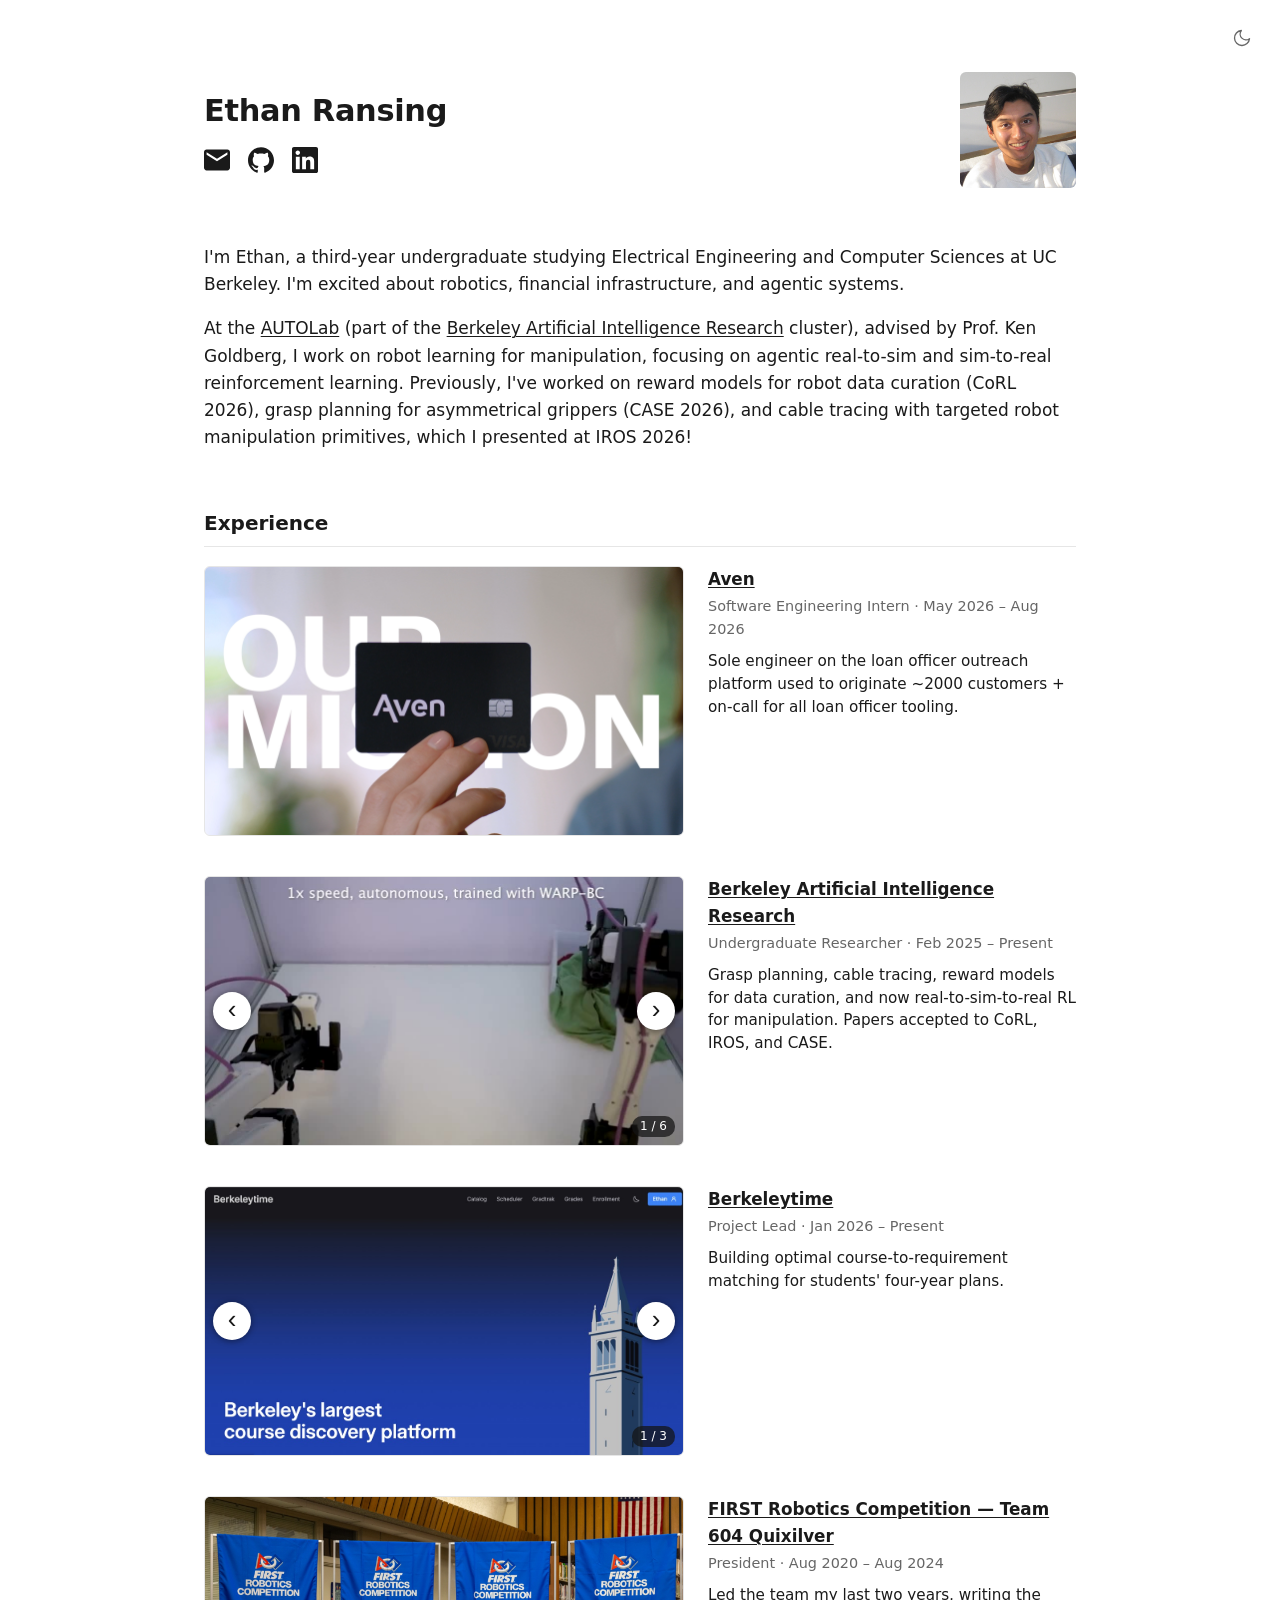
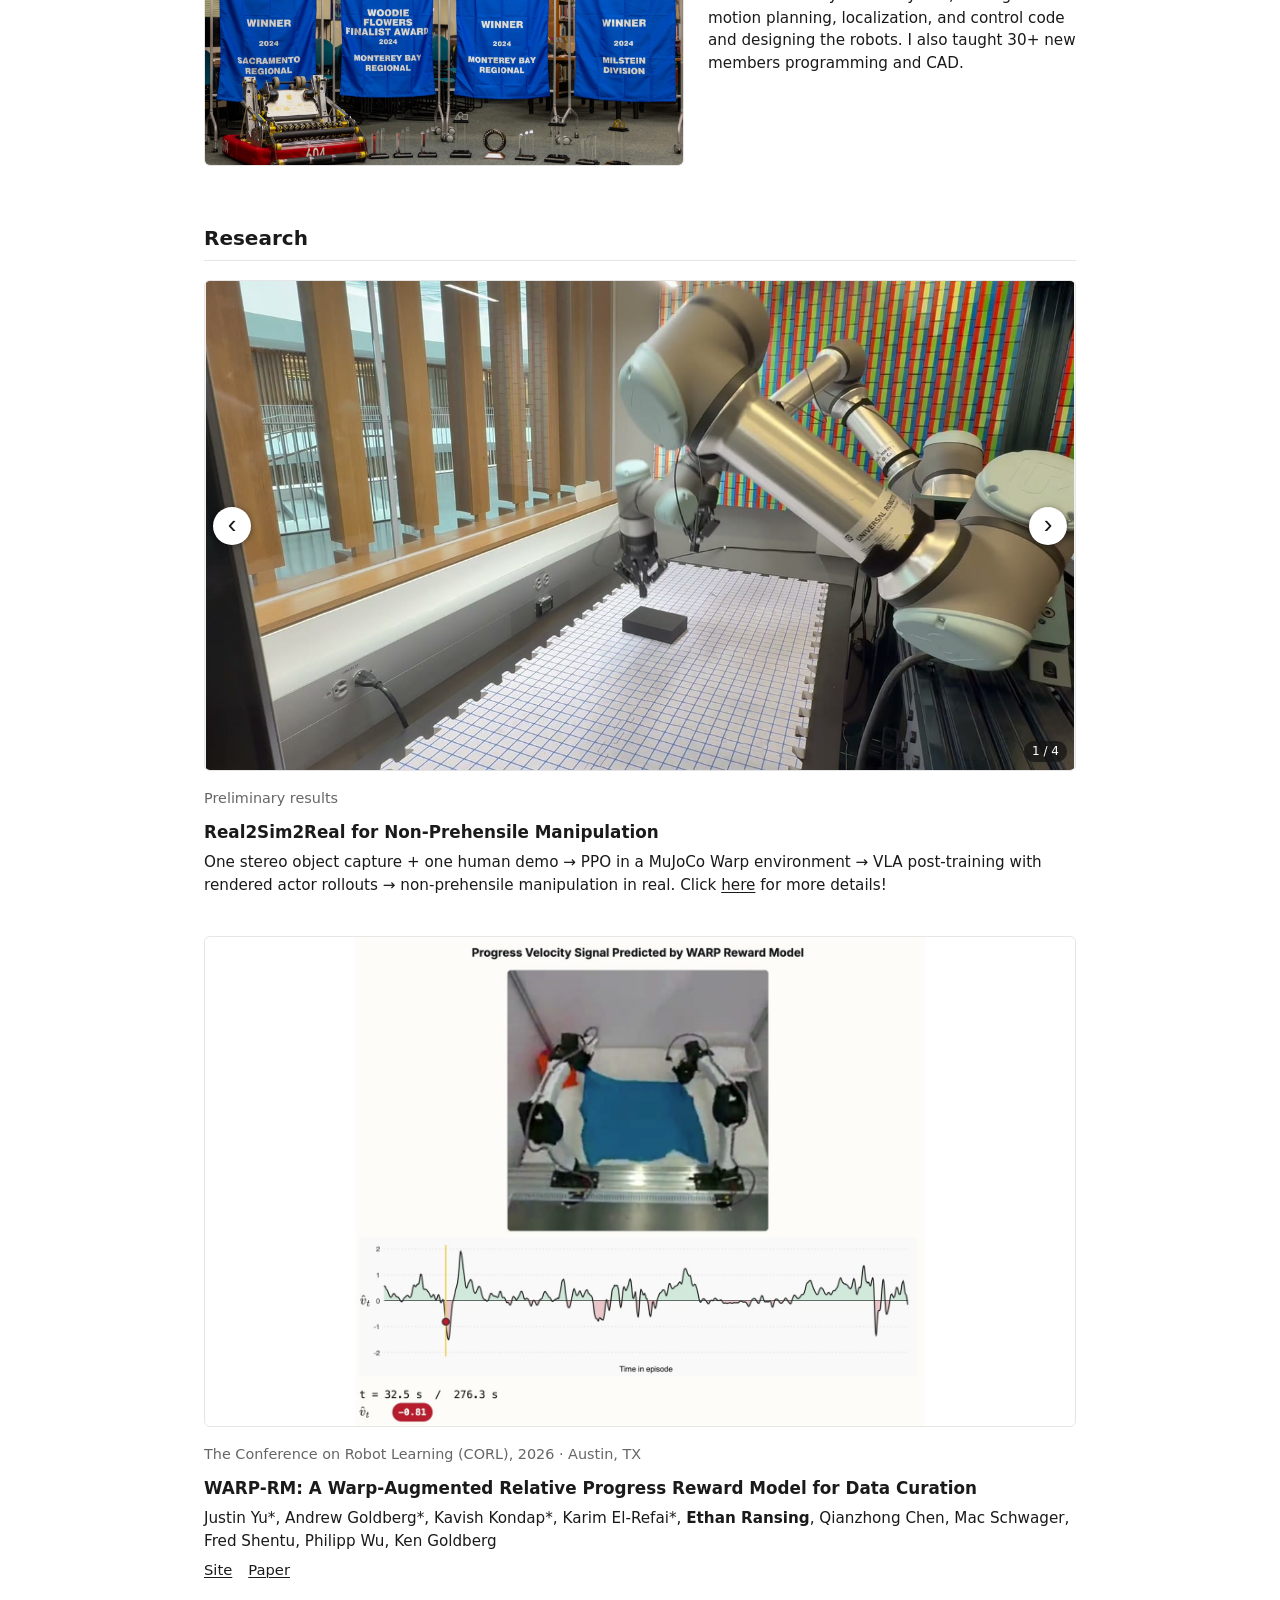
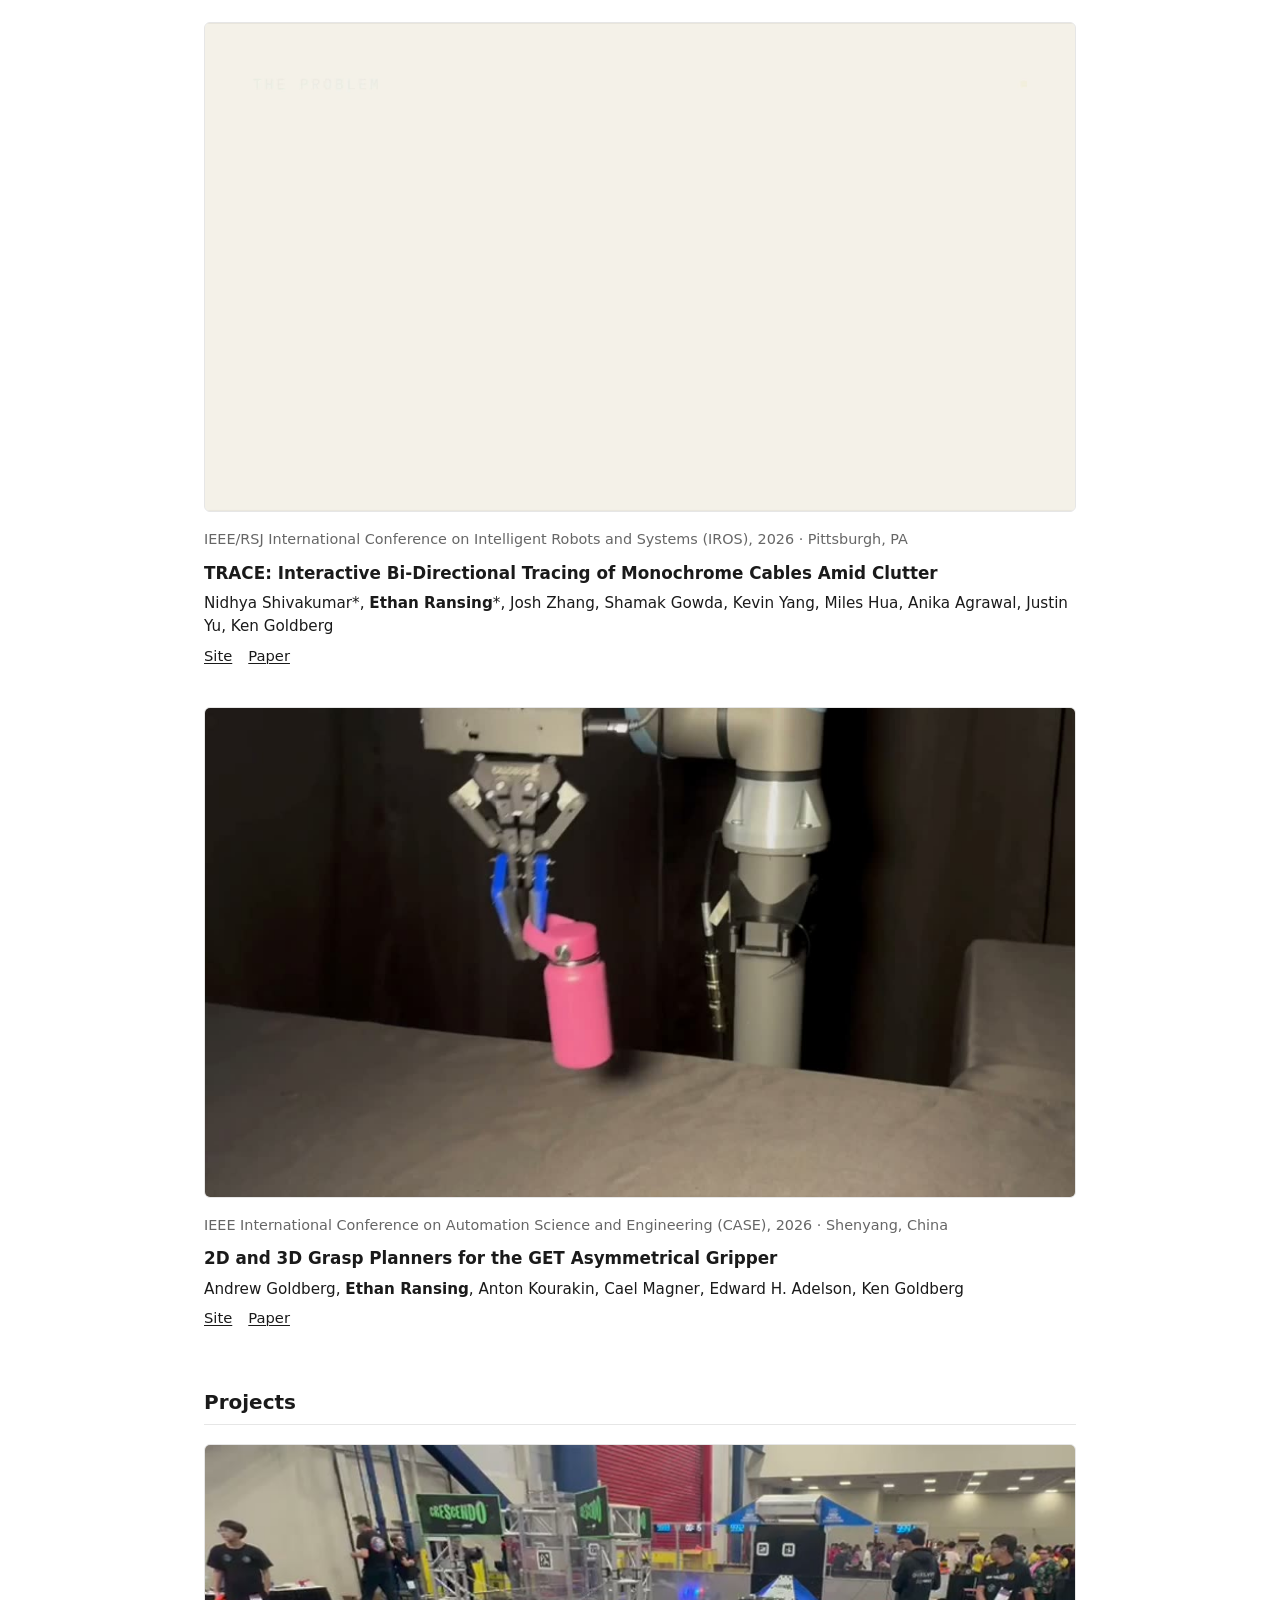
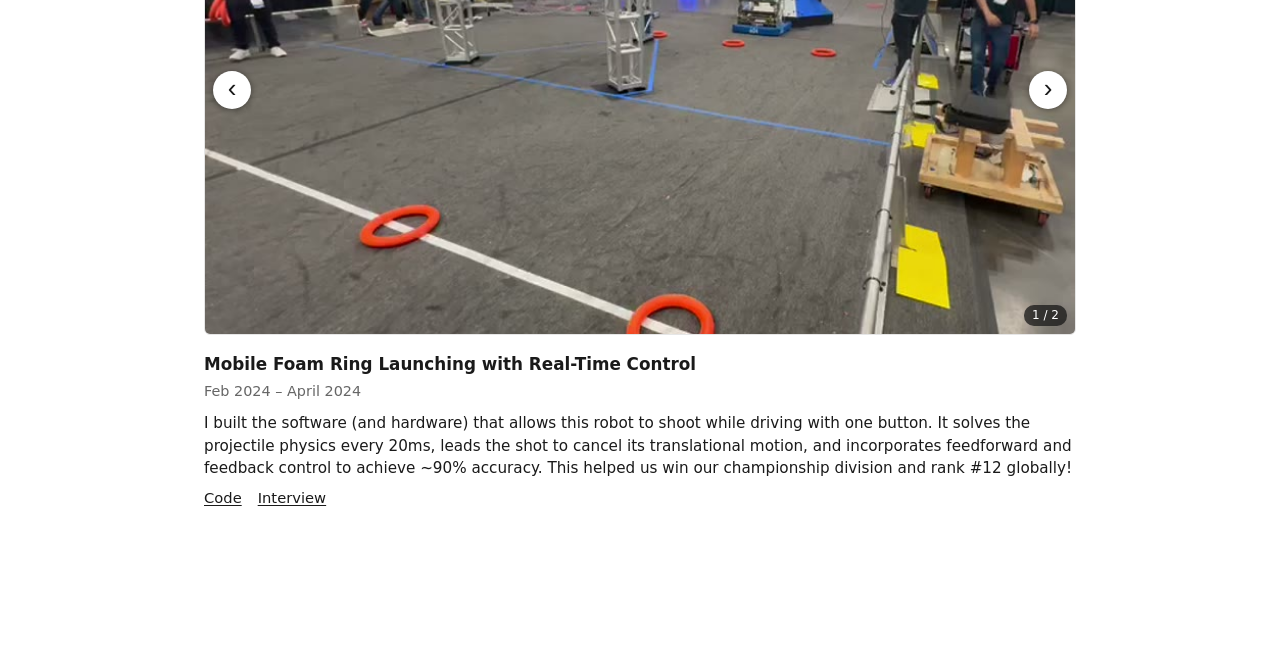
<file: index.html>
<!DOCTYPE html>
<html lang="en">
<head>
  <meta charset="UTF-8">
  <meta name="viewport" content="width=device-width, initial-scale=1.0">
  <title>Ethan's Site</title>
  <meta name="description" content="Personal website of Ethan Ransing.">
  <link id="favicon" rel="icon" href="data:image/svg+xml,<svg xmlns=%22http://www.w3.org/2000/svg%22 viewBox=%220 0 100 100%22><text x=%2250%22 y=%2255%22 font-size=%22120%22 text-anchor=%22middle%22 dominant-baseline=%22central%22>🧋</text></svg>">

  <!-- Set theme before paint to avoid a flash -->
  <script>
    function setFavicon(theme) {
      var emoji = '🧋';
      var svg = '<svg xmlns="http://www.w3.org/2000/svg" viewBox="0 0 100 100"><text x="50" y="55" font-size="120" text-anchor="middle" dominant-baseline="central">' + emoji + '</text></svg>';
      document.getElementById('favicon').setAttribute('href', 'data:image/svg+xml,' + encodeURIComponent(svg));
    }
    (function () {
      var t = localStorage.getItem('theme') || 'light';
      document.documentElement.setAttribute('data-theme', t);
      setFavicon(t);
    })();
  </script>

  <link rel="stylesheet" href="styles.css">
</head>
<body>
  <button id="theme-toggle" class="theme-toggle" aria-label="Toggle dark mode" title="Toggle dark mode">
    <!-- shown in light mode: click for dark -->
    <svg class="icon-moon" viewBox="0 0 24 24" fill="none" stroke="currentColor" stroke-width="1.6" stroke-linecap="round" stroke-linejoin="round">
      <path d="M21 12.8A9 9 0 1 1 11.2 3a7 7 0 0 0 9.8 9.8z"/>
    </svg>
    <!-- shown in dark mode: click for light -->
    <svg class="icon-sun" viewBox="0 0 24 24" fill="none" stroke="currentColor" stroke-width="1.6" stroke-linecap="round" stroke-linejoin="round">
      <circle cx="12" cy="12" r="4"/>
      <path d="M12 2v2M12 20v2M2 12h2M20 12h2M5 5l1.5 1.5M17.5 17.5L19 19M19 5l-1.5 1.5M6.5 17.5L5 19"/>
    </svg>
  </button>

  <main>

    <!-- ===== Intro: name + links, photo to the right ===== -->
    <header class="intro">
      <div class="intro-text">
        <h1>Ethan Ransing</h1>
        <nav class="links">
          <a href="mailto:ethan.ransing@berkeley.edu" title="Email">
            <svg viewBox="2 2 20 20" fill="currentColor" aria-hidden="true">
              <path d="M20 4H4c-1.1 0-2 .9-2 2v12c0 1.1.9 2 2 2h16c1.1 0 2-.9 2-2V6c0-1.1-.9-2-2-2zm0 4l-8 5-8-5V6l8 5 8-5v2z"/>
            </svg>
            <span class="visually-hidden">Email</span>
          </a>
          <a href="https://github.com/ethanransing" target="_blank" rel="noopener" title="GitHub">
            <svg viewBox="0 0 24 24" fill="currentColor" aria-hidden="true">
              <path d="M12 .297c-6.63 0-12 5.373-12 12 0 5.303 3.438 9.8 8.205 11.385.6.113.82-.258.82-.577 0-.285-.01-1.04-.015-2.04-3.338.724-4.042-1.61-4.042-1.61C4.422 18.07 3.633 17.7 3.633 17.7c-1.087-.744.084-.729.084-.729 1.205.084 1.838 1.236 1.838 1.236 1.07 1.835 2.809 1.305 3.495.998.108-.776.417-1.305.76-1.605-2.665-.3-5.466-1.332-5.466-5.93 0-1.31.465-2.38 1.235-3.22-.135-.303-.54-1.523.105-3.176 0 0 1.005-.322 3.3 1.23.96-.267 1.98-.399 3-.405 1.02.006 2.04.138 3 .405 2.28-1.552 3.285-1.23 3.285-1.23.645 1.653.24 2.873.12 3.176.765.84 1.23 1.91 1.23 3.22 0 4.61-2.805 5.625-5.475 5.92.42.36.81 1.096.81 2.22 0 1.606-.015 2.896-.015 3.286 0 .315.21.69.825.57C20.565 22.092 24 17.592 24 12.297c0-6.627-5.373-12-12-12"/>
            </svg>
            <span class="visually-hidden">GitHub</span>
          </a>
          <a href="https://www.linkedin.com/in/ethan-ransing/" target="_blank" rel="noopener" title="LinkedIn">
            <svg viewBox="0 0 24 24" fill="currentColor" aria-hidden="true">
              <path d="M20.447 20.452h-3.554v-5.569c0-1.328-.027-3.037-1.852-3.037-1.853 0-2.136 1.445-2.136 2.939v5.667H9.351V9h3.414v1.561h.046c.477-.9 1.637-1.85 3.37-1.85 3.601 0 4.267 2.37 4.267 4.455v6.286zM5.337 7.433c-1.144 0-2.063-.926-2.063-2.065 0-1.138.92-2.063 2.063-2.063 1.14 0 2.064.925 2.064 2.063 0 1.139-.925 2.065-2.064 2.065zm1.782 13.019H3.555V9h3.564v11.452zM22.225 0H1.771C.792 0 0 .774 0 1.729v20.542C0 23.227.792 24 1.771 24h20.451C23.2 24 24 23.227 24 22.271V1.729C24 .774 23.2 0 22.222 0h.003z"/>
            </svg>
            <span class="visually-hidden">LinkedIn</span>
          </a>
        </nav>
      </div>
      <img class="avatar" src="images/profile.jpg" alt="Ethan Ransing"
           onerror="this.onerror=null;this.src='images/placeholder.svg'">
    </header>

    <!-- ===== About ===== -->
    <section class="about">
      <p>I'm Ethan, a third-year undergraduate studying Electrical Engineering and Computer Sciences at UC Berkeley. 
        I'm excited about robotics, financial infrastructure, and agentic systems.
      </p>
      <p>
        At the <a href="https://autolab.berkeley.edu/index.shtml" target="_blank" rel="noopener">AUTOLab</a>
        (part of the <a href="https://bair.berkeley.edu/" target="_blank" rel="noopener">Berkeley Artificial Intelligence Research</a> cluster),
        advised by Prof. Ken Goldberg, I work on robot learning for manipulation, focusing on agentic real-to-sim and sim-to-real reinforcement learning.
        Previously, I've worked on reward models for robot data curation (CoRL 2026), grasp planning for asymmetrical
        grippers (CASE 2026), and cable tracing with targeted robot manipulation primitives, which I presented at IROS 2026!
      </p>
    </section>

    <!-- ===== Experience ===== -->
    <!--
      To add more photos to any entry, just add more <img> tags inside
      .carousel-track. The left/right arrows appear automatically.
      To add a description, type it inside an entry's empty
      <p class="entry-description"></p>. Empty ones are hidden.
    -->
    <section>
      <h2>Experience</h2>

      <article class="entry">
        <div class="carousel">
          <div class="carousel-track">
            <img src="images/exp-aven.webp" alt="Hand holding an Aven credit card" onerror="this.onerror=null;this.src='images/placeholder.svg'">
          </div>
          <button class="carousel-nav prev" aria-label="Previous image">&#8249;</button>
          <button class="carousel-nav next" aria-label="Next image">&#8250;</button>
        </div>
        <div class="entry-body">
          <h3 class="entry-title"><a href="https://www.aven.com/" target="_blank" rel="noopener">Aven</a></h3>
          <p class="entry-meta">Software Engineering Intern &middot; May 2026 &ndash; Aug 2026</p>
          <p class="entry-description">Sole engineer on the loan officer outreach platform used to originate ~2000 customers + on-call for all loan officer tooling.</p>
        </div>
      </article>

      <article class="entry">
        <div class="carousel">
          <div class="carousel-track">
            <video src="images/exp-bair-warp.mp4" poster="images/exp-bair-warp-poster.jpg" aria-label="Two robot arms autonomously folding a green T-shirt, real time, policy trained with WARP-BC"
                   muted loop playsinline preload="none"></video>
            <img src="images/exp-bair-abstract.png" alt="Grasp-planning overview for the GET gripper: input image, grasp sampling, and robot execution" onerror="this.onerror=null;this.src='images/placeholder.svg'">
            <img src="images/exp-bair-agenticrobotics.png" alt="Simulated bimanual robot arms between two drawer cabinets" onerror="this.onerror=null;this.src='images/placeholder.svg'">
            <img src="images/exp-bair-concept.png" alt="Bimanual robot manipulating cables amid clutter on a table" onerror="this.onerror=null;this.src='images/placeholder.svg'">
            <picture class="carousel-slide">
              <source srcset="images/exp-bair-icp-still.jpg" media="(prefers-reduced-motion: reduce)">
              <img class="media-contain" src="images/exp-bair-icp.gif" alt="Point cloud being aligned to a 3D object mesh" onerror="this.onerror=null;this.src='images/placeholder.svg'">
            </picture>
            <video class="media-zoom-mid" src="images/exp-bair-pi0.mp4" poster="images/exp-bair-pi0-poster.jpg" aria-label="Robot arm beside a pink can and a black bin on a lab bench"
                   muted loop playsinline preload="none"></video>
          </div>
          <button class="carousel-nav prev" aria-label="Previous image">&#8249;</button>
          <button class="carousel-nav next" aria-label="Next image">&#8250;</button>
        </div>
        <div class="entry-body">
          <h3 class="entry-title"><a href="https://autolab.berkeley.edu/index.shtml" target="_blank" rel="noopener">Berkeley Artificial Intelligence Research</a></h3>
          <p class="entry-meta">Undergraduate Researcher &middot; Feb 2025 &ndash; Present</p>
          <p class="entry-description">Grasp planning, cable tracing, reward models for data curation, and now real-to-sim-to-real RL for manipulation. Papers accepted to CoRL, IROS, and CASE.</p>
        </div>
      </article>

      <article class="entry">
        <div class="carousel">
          <div class="carousel-track">
            <img class="img-left" src="images/exp-berkeleytime-1.jpg" alt="Berkeleytime landing page" onerror="this.onerror=null;this.src='images/placeholder.svg'">
            <img class="img-left" src="images/exp-berkeleytime-2.jpg" alt="Berkeleytime GradTrak planner" onerror="this.onerror=null;this.src='images/placeholder.svg'">
            <img class="img-left" src="images/exp-berkeleytime-3.jpg" alt="Berkeleytime course catalog" onerror="this.onerror=null;this.src='images/placeholder.svg'">
          </div>
          <button class="carousel-nav prev" aria-label="Previous image">&#8249;</button>
          <button class="carousel-nav next" aria-label="Next image">&#8250;</button>
        </div>
        <div class="entry-body">
          <h3 class="entry-title"><a href="https://berkeleytime.com/" target="_blank" rel="noopener">Berkeleytime</a></h3>
          <p class="entry-meta">Project Lead &middot; Jan 2026 &ndash; Present</p>
          <p class="entry-description">Building optimal course-to-requirement matching for students' four-year plans.</p>
        </div>
      </article>

      <article class="entry">
        <div class="carousel">
          <div class="carousel-track">
            <img src="images/exp-frc.jpg" alt="Team 604 robot displayed with 2024 FIRST competition award banners" onerror="this.onerror=null;this.src='images/placeholder.svg'">
          </div>
          <button class="carousel-nav prev" aria-label="Previous image">&#8249;</button>
          <button class="carousel-nav next" aria-label="Next image">&#8250;</button>
        </div>
        <div class="entry-body">
          <h3 class="entry-title"><a href="https://604robotics.com/" target="_blank" rel="noopener">FIRST Robotics Competition &mdash; Team 604 Quixilver</a></h3>
          <p class="entry-meta">President &middot; Aug 2020 &ndash; Aug 2024</p>
          <p class="entry-description">Led the team my last two years, writing the motion planning, localization, and control code and designing the robots. I also taught 30+ new members programming and CAD.</p>
        </div>
      </article>
    </section>

    <!-- ===== Research ===== -->
    <section class="stacked">
      <h2>Research</h2>

      <article class="entry">
        <div class="carousel">
          <div class="carousel-track">
            <video class="media-contain" src="images/r2s2r-hardware.mp4" poster="images/r2s2r-hardware-poster.jpg"
                   muted loop playsinline preload="none"
                   aria-label="Real robot footage: two arms tip a flat dark box up onto its end on a foam grid mat, while a person repositions the box with a long stick between attempts"></video>
            <video class="media-contain" src="images/r2s2r-cup.mp4" poster="images/r2s2r-cup-poster.jpg"
                   muted loop playsinline preload="none"
                   aria-label="Photorealistic simulation at 2x speed, from four camera views: two robot arms flip a red cup upright on a table"></video>
            <a class="carousel-slide" href="images/r2s2r-environment.jpg" target="_blank" rel="noopener">
              <img class="media-contain" src="images/r2s2r-environment.jpg" loading="lazy"
                   alt="The robot station from two camera angles. Left: real camera images in daylight, with unrelated machinery on the table. Right: the simulated digital twin from matching cameras under night lighting, with two robot arms and a red cup. Opens at full resolution.">
            </a>
            <a class="carousel-slide" href="images/r2s2r-can.jpg" target="_blank" rel="noopener">
              <img class="media-contain" src="images/r2s2r-can-home.jpg" loading="lazy"
                   alt="The same view of a tomato can three ways: source photograph, untextured reconstructed mesh, and appearance-matched render. Opens at full resolution.">
            </a>
          </div>
          <button class="carousel-nav prev" aria-label="Previous image">&#8249;</button>
          <button class="carousel-nav next" aria-label="Next image">&#8250;</button>
        </div>
        <div class="entry-body">
          <p class="entry-meta">Preliminary results</p>
          <h3 class="entry-title">Real2Sim2Real for Non-Prehensile Manipulation</h3>
          <p class="entry-description">
            One stereo object capture + one human demo &rarr; PPO in a MuJoCo Warp environment &rarr; VLA post-training with rendered actor rollouts &rarr; non-prehensile manipulation in real.
            Click <a href="research/r2s2r/">here</a> for more details!
          </p>
        </div>
      </article>

      <article class="entry">
        <div class="carousel">
          <div class="carousel-track">
            <video src="images/pub-warprm.mp4" poster="images/pub-warprm-poster.jpg" aria-label="WARP-RM demonstration: overhead robot footage above a plot of predicted task progress"
                   muted loop playsinline preload="none"></video>
          </div>
          <button class="carousel-nav prev" aria-label="Previous image">&#8249;</button>
          <button class="carousel-nav next" aria-label="Next image">&#8250;</button>
        </div>
        <div class="entry-body">
          <p class="entry-meta">The Conference on Robot Learning (CORL), 2026 &middot; Austin, TX</p>
          <h3 class="entry-title">WARP-RM: A Warp-Augmented Relative Progress Reward Model for Data Curation</h3>
          <p class="entry-authors">
            Justin Yu*, Andrew Goldberg*, Kavish Kondap*, Karim El-Refai*, <strong>Ethan Ransing</strong>,
            Qianzhong Chen, Mac Schwager, Fred Shentu, Philipp Wu, Ken Goldberg
          </p>
          <p class="entry-description"></p>
          <p class="entry-links">
            <a href="https://uynitsuj.github.io/warp-rm/" target="_blank" rel="noopener">Site</a>
            <a href="https://arxiv.org/abs/2606.28320" target="_blank" rel="noopener">Paper</a>
          </p>
        </div>
      </article>

      <article class="entry">
        <div class="carousel">
          <div class="carousel-track">
            <video src="images/pub-trace.mp4" poster="images/pub-trace-poster.jpg" aria-label="TRACE demonstration: robot tracing monochrome cables amid clutter"
                   muted loop playsinline preload="none"></video>
          </div>
          <button class="carousel-nav prev" aria-label="Previous image">&#8249;</button>
          <button class="carousel-nav next" aria-label="Next image">&#8250;</button>
        </div>
        <div class="entry-body">
          <p class="entry-meta">IEEE/RSJ International Conference on
            Intelligent
            Robots and Systems (IROS), 2026 &middot; Pittsburgh, PA</p>
          <h3 class="entry-title">TRACE: Interactive Bi-Directional Tracing of Monochrome Cables Amid Clutter</h3>
          <p class="entry-authors">
            Nidhya Shivakumar*, <strong>Ethan Ransing</strong>*, Josh Zhang, Shamak Gowda,
            Kevin Yang, Miles Hua, Anika Agrawal, Justin Yu, Ken Goldberg
          </p>
          <p class="entry-description"></p>
          <p class="entry-links">
            <a href="https://trace-paper.github.io/" target="_blank" rel="noopener">Site</a>
            <a href="https://arxiv.org/abs/2609.29103" target="_blank" rel="noopener">Paper</a>
          </p>
        </div>
      </article>

      <article class="entry">
        <div class="carousel">
          <div class="carousel-track">
            <video src="images/pub-get.mp4" poster="images/pub-get-poster.jpg" aria-label="GET asymmetrical gripper grasping an object"
                   muted loop playsinline preload="none"></video>
          </div>
          <button class="carousel-nav prev" aria-label="Previous image">&#8249;</button>
          <button class="carousel-nav next" aria-label="Next image">&#8250;</button>
        </div>
        <div class="entry-body">
          <p class="entry-meta">IEEE International Conference on Automation Science and Engineering (CASE), 2026 &middot; Shenyang, China</p>
          <h3 class="entry-title">2D and 3D Grasp Planners for the GET Asymmetrical Gripper</h3>
          <p class="entry-authors">
            Andrew Goldberg, <strong>Ethan Ransing</strong>, Anton Kourakin, Cael Magner,
            Edward H. Adelson, Ken Goldberg
          </p>
          <p class="entry-description"></p>
          <p class="entry-links">
            <a href="https://apgoldberg1.github.io/GET_Planning/" target="_blank" rel="noopener">Site</a>
            <a href="https://apgoldberg1.github.io/GET_Planning/media/2D_and_3D_Grasp_Planners_for_the_GET_Asymmetrical_Gripper.pdf" target="_blank" rel="noopener">Paper</a>
          </p>
        </div>
      </article>
    </section>

    <!-- ===== Projects ===== -->
    <section class="stacked">
      <h2>Projects</h2>

      <article class="entry">
        <div class="carousel">
          <div class="carousel-track">
            <video src="images/proj-foamring.mp4" poster="images/proj-foamring-poster.jpg" aria-label="Competition robot launching foam rings on the field"
                   muted loop playsinline preload="none"></video>
            <video src="images/proj-foamring-2.mp4" poster="images/proj-foamring-2-poster.jpg" aria-label="Sequence of views of the robot driving and launching foam rings"
                   muted loop playsinline preload="none"></video>
          </div>
          <button class="carousel-nav prev" aria-label="Previous image">&#8249;</button>
          <button class="carousel-nav next" aria-label="Next image">&#8250;</button>
        </div>
        <div class="entry-body">
          <h3 class="entry-title">Mobile Foam Ring Launching with Real-Time Control</h3>
          <p class="entry-meta">Feb 2024 &ndash; April 2024</p>
          <p class="entry-description">I built the software (and hardware) that allows this robot to shoot while driving with one button. It solves the projectile physics every 20ms, leads the shot to cancel its translational motion, and incorporates feedforward and feedback control to achieve ~90% accuracy. This helped us win our championship division and rank #12 globally!</p>
          <p class="entry-links">
            <a href="https://github.com/frc604/2024-public" target="_blank" rel="noopener">Code</a>
            <a href="https://youtu.be/bGivb7bY7kI?si=-EM33_wyTf1t3R8l&t=537" target="_blank" rel="noopener">Interview</a>
          </p>
        </div>
      </article>

    </section>

  </main>

  <script>
    var reduceMotion = window.matchMedia('(prefers-reduced-motion: reduce)').matches;

    // Minimal carousel: wire arrows to scroll one image at a time.
    // Arrows are hidden when an entry has a single image.
    document.querySelectorAll('.carousel').forEach(function (c) {
      var track = c.querySelector('.carousel-track');
      var slides = Array.prototype.slice.call(track.children);
      var count = slides.length;
      var prev = c.querySelector('.prev');
      var next = c.querySelector('.next');
      if (count <= 1) {
        prev.hidden = true;
        next.hidden = true;
        return;
      }
      // Move by one slide, wrapping around at either end (infinite loop).
      function go(dir) {
        var w = track.clientWidth;
        var i = Math.round(track.scrollLeft / w);
        var target = ((i + dir) % count + count) % count;
        track.scrollTo({ left: target * w, behavior: reduceMotion ? 'auto' : 'smooth' });
      }
      prev.addEventListener('click', function () { go(-1); });
      next.addEventListener('click', function () { go(1); });

      var counter = document.createElement('span');
      counter.className = 'carousel-count';
      c.appendChild(counter);

      // Keep hidden slides out of the tab order.
      function syncActive() {
        var active = Math.round(track.scrollLeft / track.clientWidth);
        slides.forEach(function (slide, i) { slide.inert = i !== active; });
        counter.textContent = (active + 1) + ' / ' + count;
      }
      track.addEventListener('scroll', syncActive, { passive: true });
      syncActive();
    });

    // Play a video only while its slide is visible in the viewport. The
    // carousel clips hidden slides, so one observer covers both cases.
    // With reduced motion nothing autoplays; visitors get playback controls.
    var carouselVideos = document.querySelectorAll('.carousel-track video');
    carouselVideos.forEach(function (v) { v.controls = reduceMotion; });
    var videoObserver = new IntersectionObserver(function (entries) {
      entries.forEach(function (e) {
        if (e.intersectionRatio < 0.25) {
          e.target.pause();
        } else if (!reduceMotion) {
          var playing = e.target.play();
          if (playing) playing.catch(function () {});
        }
      });
    }, { threshold: [0, 0.25] });
    carouselVideos.forEach(function (v) { videoObserver.observe(v); });

    // Dark-mode toggle
    document.getElementById('theme-toggle').addEventListener('click', function () {
      var root = document.documentElement;
      var next = root.getAttribute('data-theme') === 'dark' ? 'light' : 'dark';
      root.setAttribute('data-theme', next);
      localStorage.setItem('theme', next);
      setFavicon(next);
    });

    var GC_CODE = 'ethanransing';   // GoatCounter site code
    if (GC_CODE) {
      // Load GoatCounter (auto-records the pageview: timestamp, referrer, country, browser)
      var gc = document.createElement('script');
      gc.async = true;
      gc.src = '//gc.zgo.at/count.js';
      gc.setAttribute('data-goatcounter', 'https://' + GC_CODE + '.goatcounter.com/count');
      document.head.appendChild(gc);

      // Track which links visitors click (Email / GitHub / LinkedIn, and each
      // publication's & project's Site/Paper/Code/Interview links).
      document.addEventListener('click', function (e) {
        if (!(window.goatcounter && window.goatcounter.count)) return;
        var a = e.target.closest ? e.target.closest('a[href]') : null;
        var main = document.querySelector('main');
        if (!a || !main || !main.contains(a)) return;
        var label = (a.textContent || '').trim().replace(/\s+/g, ' ');
        var entry = a.closest('.entry');
        var titleEl = entry && entry.querySelector('.entry-title');
        var ctx = titleEl ? titleEl.textContent.trim().replace(/\s+/g, ' ') : '';
        var path = ctx && ctx !== label ? ctx + ' – ' + label : label;
        window.goatcounter.count({ path: 'click: ' + path, event: true });
      });
    }
  </script>
</body>
</html>
</file>
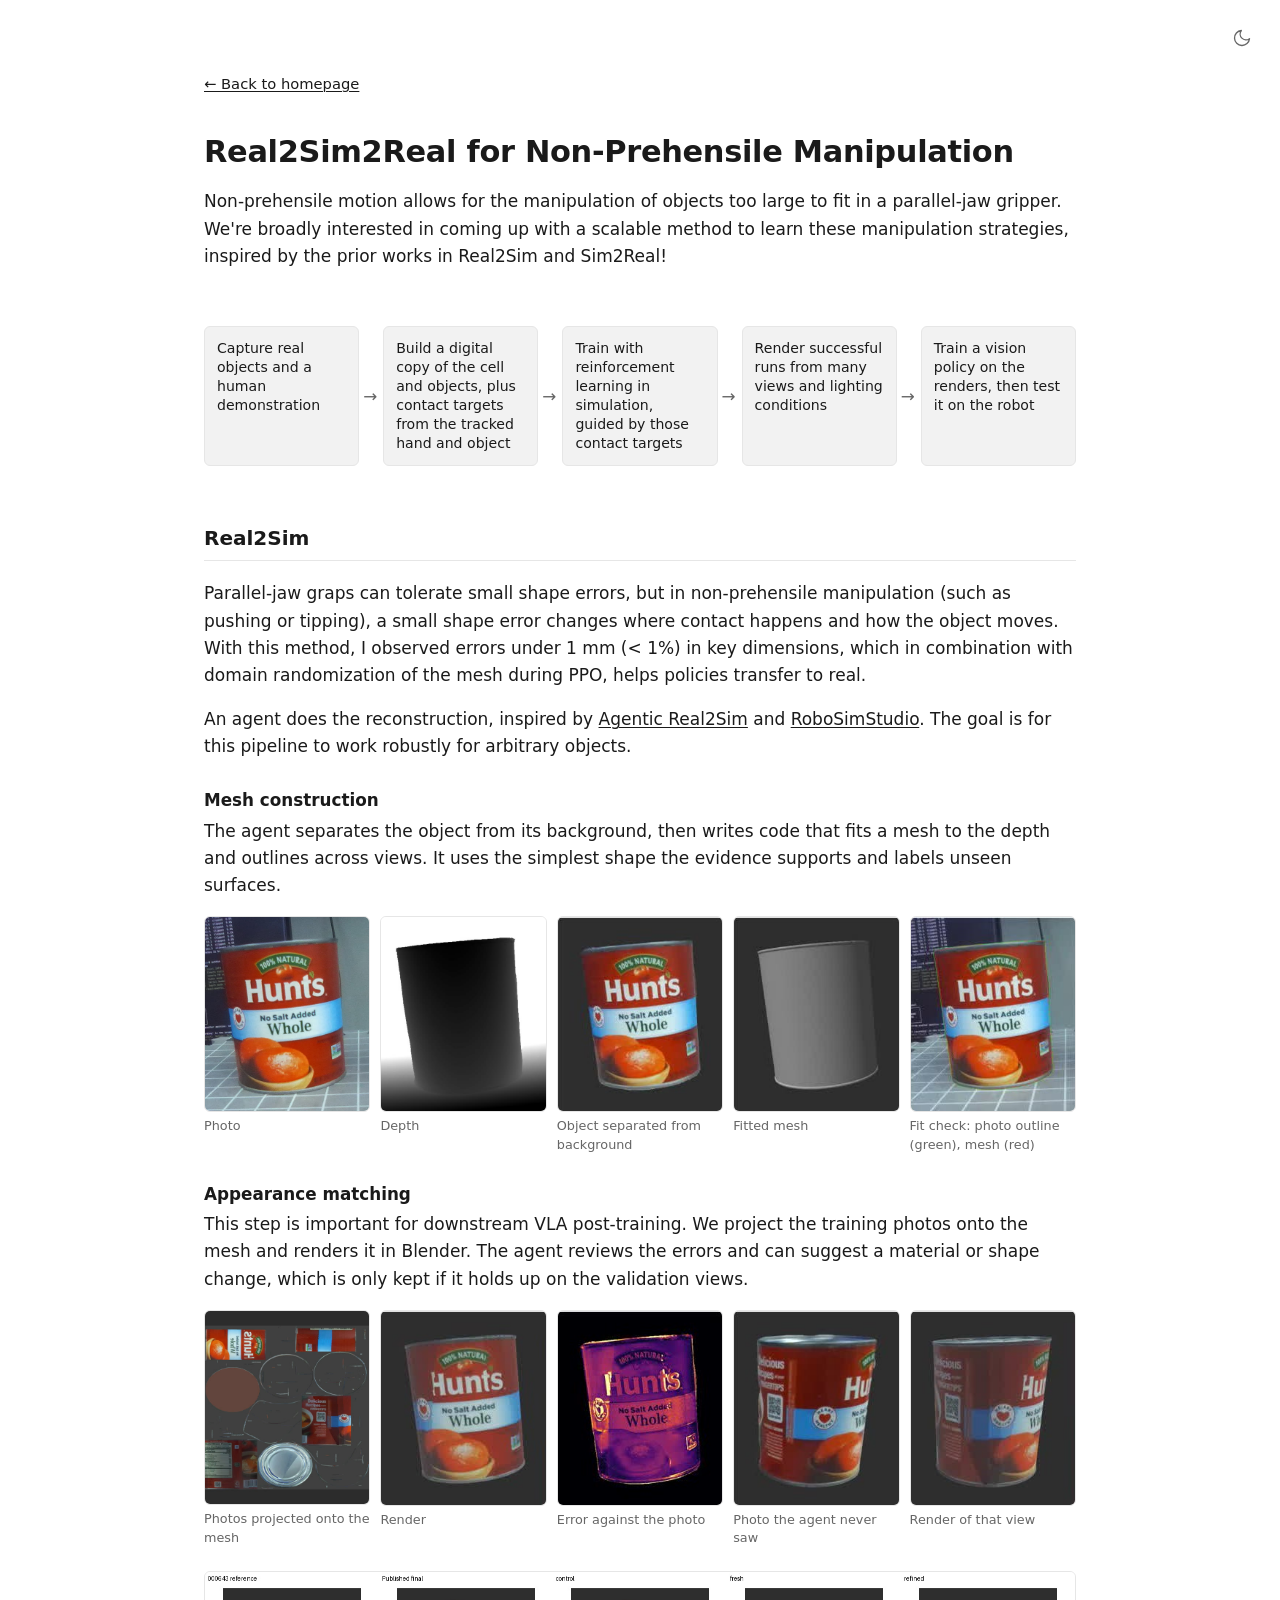
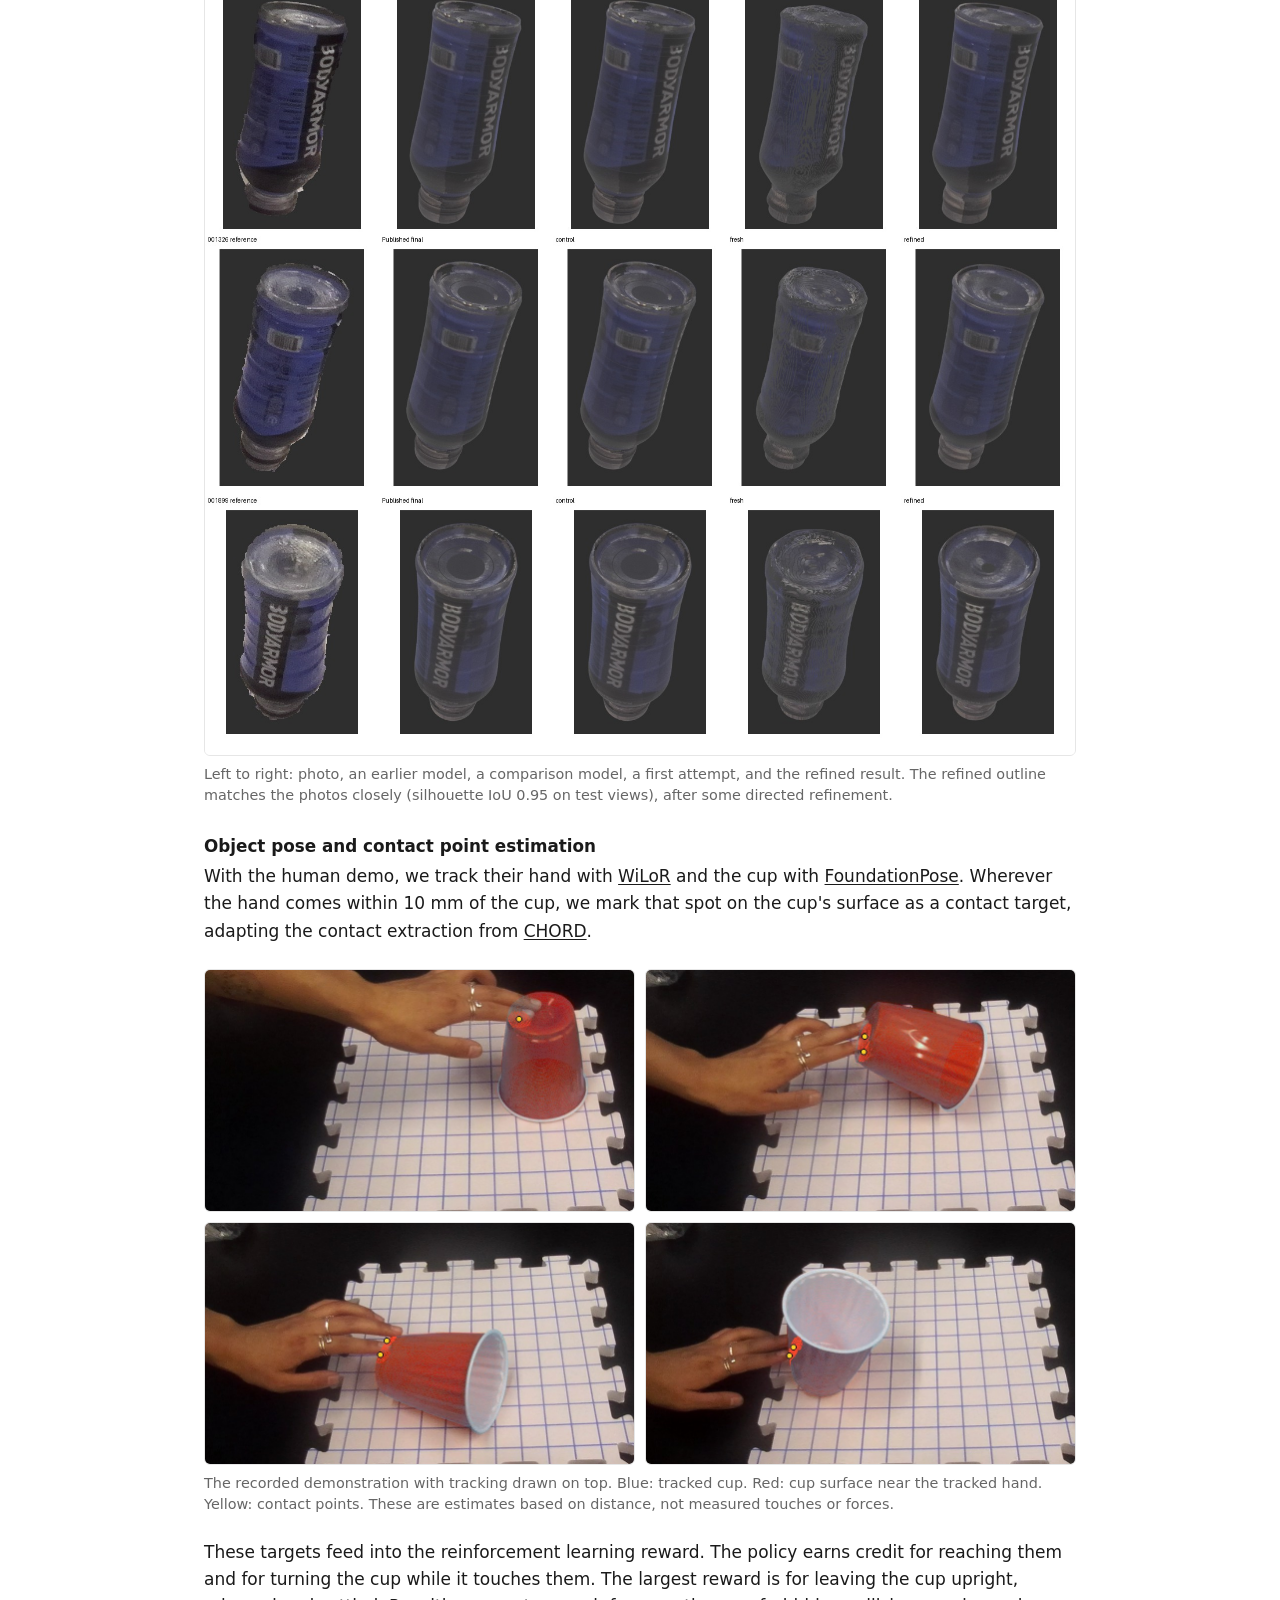
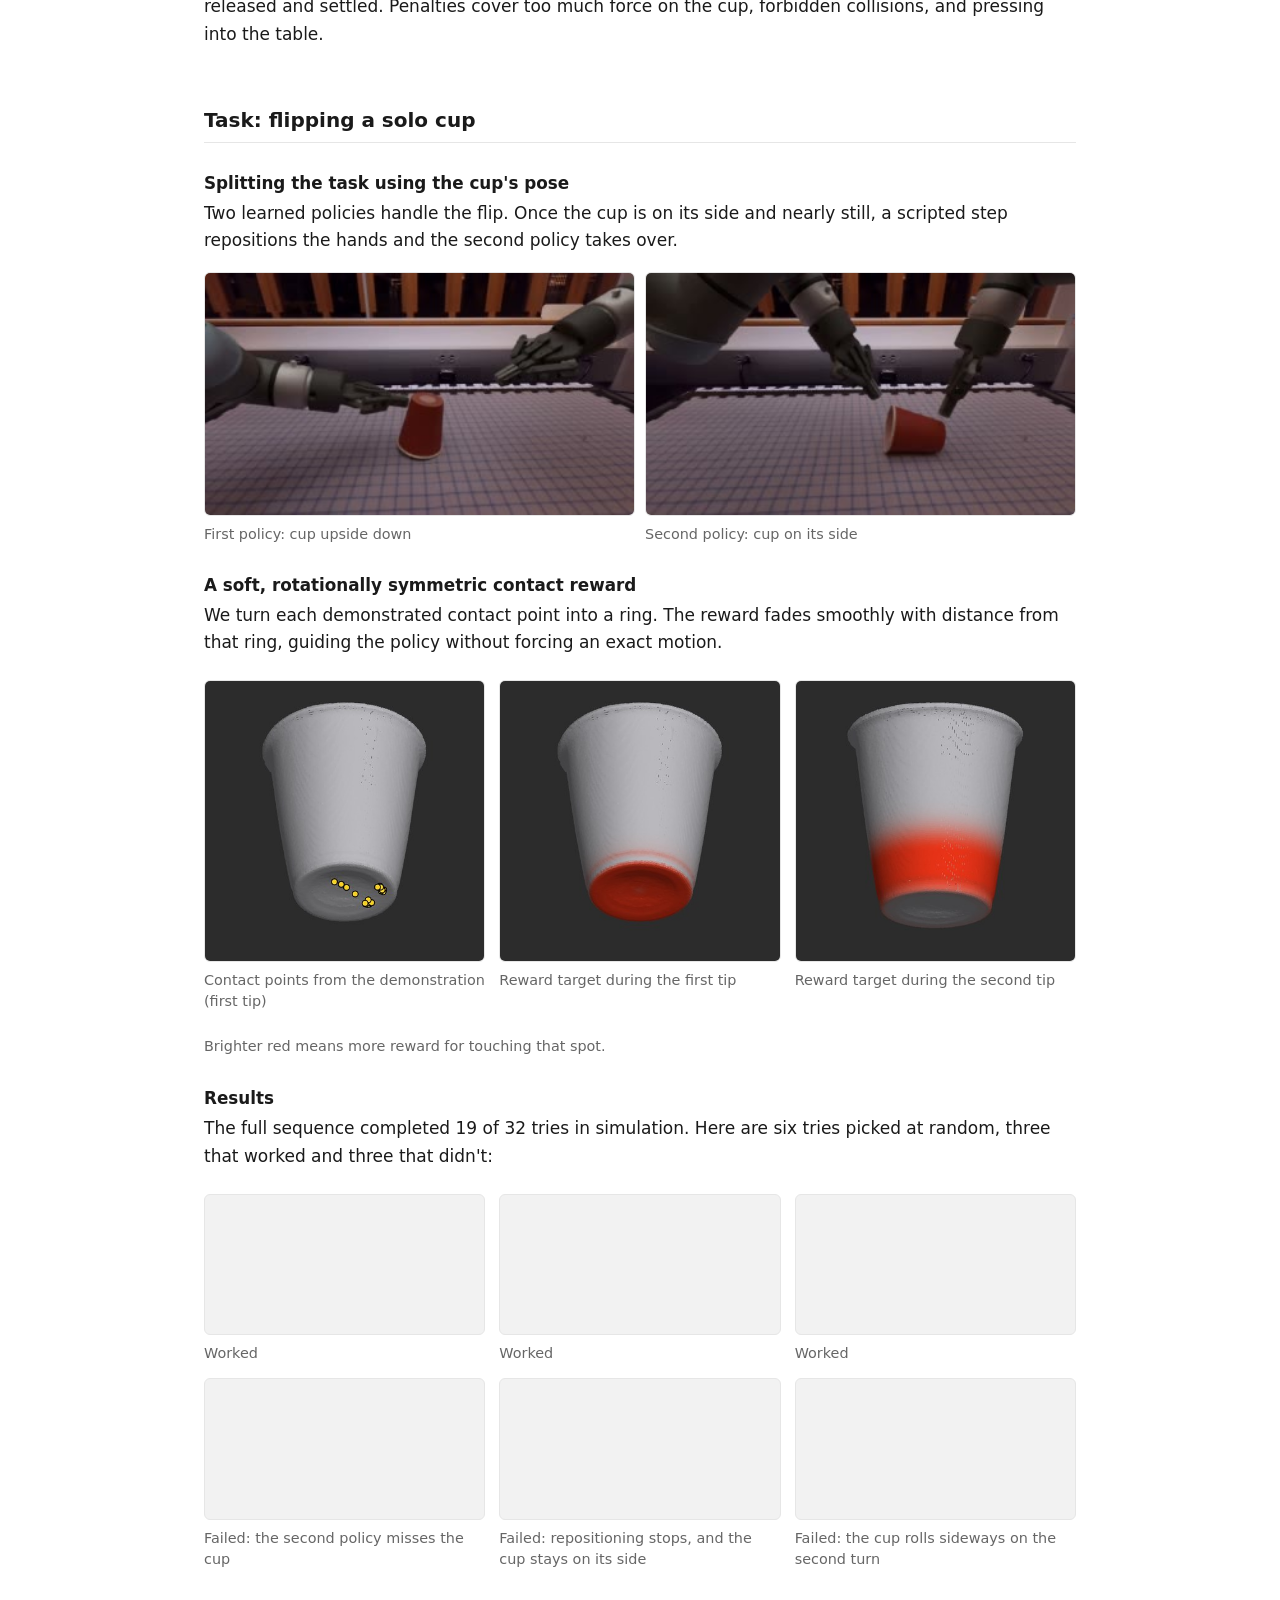
<file: research/r2s2r/index.html>
<!DOCTYPE html>
<html lang="en">
<head>
  <meta charset="UTF-8">
  <meta name="viewport" content="width=device-width, initial-scale=1.0">
  <title>Real2Sim2Real for Non-Prehensile Manipulation &middot; Ethan Ransing</title>
  <meta name="description" content="A Berkeley AUTOLab project on teaching robots hands-on skills in simulation and using them on real hardware.">
  <link id="favicon" rel="icon" href="data:image/svg+xml,<svg xmlns=%22http://www.w3.org/2000/svg%22 viewBox=%220 0 100 100%22><text x=%2250%22 y=%2255%22 font-size=%22120%22 text-anchor=%22middle%22 dominant-baseline=%22central%22>🧋</text></svg>">

  <!-- Set theme before paint to avoid a flash -->
  <script>
    function setFavicon(theme) {
      var emoji = '🧋';
      var svg = '<svg xmlns="http://www.w3.org/2000/svg" viewBox="0 0 100 100"><text x="50" y="55" font-size="120" text-anchor="middle" dominant-baseline="central">' + emoji + '</text></svg>';
      document.getElementById('favicon').setAttribute('href', 'data:image/svg+xml,' + encodeURIComponent(svg));
    }
    (function () {
      var t = localStorage.getItem('theme') || 'light';
      document.documentElement.setAttribute('data-theme', t);
      setFavicon(t);
    })();
  </script>

  <link rel="stylesheet" href="../../styles.css">
</head>
<body>
  <button id="theme-toggle" class="theme-toggle" aria-label="Toggle dark mode" title="Toggle dark mode">
    <!-- shown in light mode: click for dark -->
    <svg class="icon-moon" viewBox="0 0 24 24" fill="none" stroke="currentColor" stroke-width="1.6" stroke-linecap="round" stroke-linejoin="round">
      <path d="M21 12.8A9 9 0 1 1 11.2 3a7 7 0 0 0 9.8 9.8z"/>
    </svg>
    <!-- shown in dark mode: click for light -->
    <svg class="icon-sun" viewBox="0 0 24 24" fill="none" stroke="currentColor" stroke-width="1.6" stroke-linecap="round" stroke-linejoin="round">
      <circle cx="12" cy="12" r="4"/>
      <path d="M12 2v2M12 20v2M2 12h2M20 12h2M5 5l1.5 1.5M17.5 17.5L19 19M19 5l-1.5 1.5M6.5 17.5L5 19"/>
    </svg>
  </button>

  <main class="project">
    <p class="back-link"><a href="../../">&larr; Back to homepage</a></p>

    <header class="project-header">
      <h1>Real2Sim2Real for Non-Prehensile Manipulation</h1>
    </header>

    <p>
      Non-prehensile motion allows for the manipulation of objects too large to 
      fit in a parallel-jaw gripper. We're broadly interested in coming up with a 
      scalable method to learn these manipulation strategies, inspired by the prior 
      works in Real2Sim and Sim2Real! 
    </p>

    <section>
      <ol class="pipeline" aria-label="Project pipeline">
        <li>Capture real objects and a human demonstration</li>
        <li>Build a digital copy of the cell and objects, plus contact targets from the tracked hand and object</li>
        <li>Train with reinforcement learning in simulation, guided by those contact targets</li>
        <li>Render successful runs from many views and lighting conditions</li>
        <li>Train a vision policy on the renders, then test it on the robot</li>
      </ol>
    </section>

    <section>
      <h2>Real2Sim</h2>
      <p>
        Parallel-jaw graps can tolerate small shape errors, but in non-prehensile manipulation (such as pushing or tipping), a small shape error changes
        where contact happens and how the object moves. With this method, I observed errors under 1 mm (< 1%) in key dimensions, which in combination with domain randomization of the mesh during PPO, helps policies transfer to real.
      </p>
      <p>An agent does the reconstruction, inspired by <a href="https://arxiv.org/abs/2607.19190" target="_blank" rel="noopener">Agentic Real2Sim</a> and <a href="https://arxiv.org/abs/2610.18835" target="_blank" rel="noopener">RoboSimStudio</a>. 
        The goal is for this pipeline to work robustly for arbitrary objects.

      <h3>Mesh construction</h3>
      <p>
        The agent separates the object from its background, then writes code that fits
        a mesh to the depth and outlines across views. It uses the simplest shape the evidence supports and labels unseen surfaces.
      </p>
      <div class="recon-steps">
        <figure>
          <img src="../../images/r2s2r-recon-photo.jpg" loading="lazy" width="450" height="530" alt="Photograph of a red food can on a foam mat">
          <figcaption>Photo</figcaption>
        </figure>
        <figure>
          <img src="../../images/r2s2r-recon-depth.jpg" loading="lazy" width="450" height="530" alt="Grayscale depth map of the same view, where darker is closer">
          <figcaption>Depth</figcaption>
        </figure>
        <figure>
          <img src="../../images/r2s2r-recon-mask.jpg" loading="lazy" width="225" height="265" alt="The can separated from its background">
          <figcaption>Object separated from background</figcaption>
        </figure>
        <figure>
          <img src="../../images/r2s2r-recon-mesh.jpg" loading="lazy" width="225" height="265" alt="Untextured gray 3D mesh of the can from the same view">
          <figcaption>Fitted mesh</figcaption>
        </figure>
        <figure>
          <img src="../../images/r2s2r-recon-fit.jpg" loading="lazy" width="225" height="265" alt="Photo of the can with the outline of the photo and the outline of the mesh drawn on top of each other">
          <figcaption>Fit check: photo outline (green), mesh (red)</figcaption>
        </figure>
      </div>

      <h3>Appearance matching</h3>
      <p>
        This step is important for downstream VLA post-training. We project the training
        photos onto the mesh and renders it in Blender. The agent reviews the errors and can suggest a material or shape
        change, which is only kept if it holds up on the validation views.
      </p>
      <div class="recon-steps">
        <figure>
          <img src="../../images/r2s2r-recon-texture.jpg" loading="lazy" width="450" height="530" alt="Flattened texture map of the can built from the photographs">
          <figcaption>Photos projected onto the mesh</figcaption>
        </figure>
        <figure>
          <img src="../../images/r2s2r-recon-render.jpg" loading="lazy" width="225" height="265" alt="Render of the textured mesh from the same view as the photo">
          <figcaption>Render</figcaption>
        </figure>
        <figure>
          <img src="../../images/r2s2r-recon-error.jpg" loading="lazy" width="225" height="265" alt="Heat map of the difference between the render and the photo, brightest around the printed text and edges">
          <figcaption>Error against the photo</figcaption>
        </figure>
        <figure>
          <img src="../../images/r2s2r-recon-heldout-photo.jpg" loading="lazy" width="225" height="265" alt="Photo of the can from a view withheld from fitting">
          <figcaption>Photo the agent never saw</figcaption>
        </figure>
        <figure>
          <img src="../../images/r2s2r-recon-heldout-render.jpg" loading="lazy" width="225" height="265" alt="Render of the can from that withheld view, with some visible texture seams">
          <figcaption>Render of that view</figcaption>
        </figure>
      </div>
      <p class="recon-note">
        
      </p>

      <figure>
        <a href="../../images/r2s2r-bottle.jpg" target="_blank" rel="noopener">
          <img src="../../images/r2s2r-bottle.jpg" loading="lazy" width="1500" height="1350"
               alt="Three rows of bottle views in five columns: reference photograph, published final asset, fixed-geometry control, fresh reconstruction with visible surface artifacts, and refined reconstruction with those artifacts removed.">
        </a>
        <figcaption>
          Left to right: photo, an earlier model, a comparison model, a first attempt, and the refined result. The
          refined outline matches the photos closely (silhouette IoU 0.95 on test views), after some directed refinement.
        </figcaption>
      </figure>

      <h3>Object pose and contact point estimation</h3>
      <p>
        With the human demo, we track their hand with
        <a href="https://arxiv.org/abs/2409.12259" target="_blank" rel="noopener">WiLoR</a> and the cup with
        <a href="https://arxiv.org/abs/2312.08344" target="_blank" rel="noopener">FoundationPose</a>. Wherever the
        hand comes within 10 mm of the cup, we mark that spot on the cup's surface as a contact target, adapting the
        contact extraction from <a href="https://arxiv.org/abs/2607.00033" target="_blank" rel="noopener">CHORD</a>.
      </p>
      <figure>
        <div class="demo-grid">
          <img src="../../images/r2s2r-demo-1.jpg" loading="lazy" width="860" height="484" alt="Human demonstration with tracking overlaid. The first tip begins: one fingertip contact on the base of the upside-down cup.">
          <img src="../../images/r2s2r-demo-2.jpg" loading="lazy" width="860" height="484" alt="Human demonstration with tracking overlaid. The cup tips over as two fingertips push on its base.">
          <img src="../../images/r2s2r-demo-3.jpg" loading="lazy" width="860" height="484" alt="Human demonstration with tracking overlaid. The cup lying on its side with two fingertip contacts at its base.">
          <img src="../../images/r2s2r-demo-4.jpg" loading="lazy" width="860" height="484" alt="Human demonstration with tracking overlaid. The cup rising toward upright with two fingertip contacts near its base.">
        </div>
        <figcaption>
          The recorded demonstration with tracking drawn on top. Blue: tracked cup. Red: cup surface near the tracked
          hand. Yellow: contact points. These are estimates based on distance, not measured touches or forces.
        </figcaption>
      </figure>
      <p>
        These targets feed into the reinforcement learning reward. The policy earns credit for reaching them and for turning the cup while it
        touches them. The largest reward is for leaving the cup upright, released and settled. Penalties cover too much
        force on the cup, forbidden collisions, and pressing into the table.
      </p>
    </section>

    <section>
      <h2>Task: flipping a solo cup</h2>
      <p>
      </p>

      <h3>Splitting the task using the cup's pose</h3>
      <p>
        Two learned policies handle the flip. Once the cup is on its side and nearly still, a scripted step repositions
        the hands and the second policy takes over.
      </p>
      <div class="demo-grid stage-pair">
        <figure>
          <img src="../../images/r2s2r-stage-1.jpg" loading="lazy" width="336" height="190" alt="First policy pushing the base of the upside-down cup">
          <figcaption>First policy: cup upside down</figcaption>
        </figure>
        <figure>
          <img src="../../images/r2s2r-stage-2.jpg" loading="lazy" width="336" height="190" alt="Cup resting on its side with both grippers clear of it">
          <figcaption>Second policy: cup on its side</figcaption>
        </figure>
      </div>

      <h3>A soft, rotationally symmetric contact reward</h3>
      <p>
        We turn each demonstrated contact point into a ring. The reward fades
        smoothly with distance from that ring, guiding the policy without forcing an exact motion.
      </p>
      <div class="clip-grid">
          <figure>
            <img src="../../images/r2s2r-ring-observed.jpg" loading="lazy" width="450" height="450" alt="Gray cup with yellow dots on its base, marking contact points seen in the human demonstration">
            <figcaption>Contact points from the demonstration (first tip)</figcaption>
          </figure>
          <figure>
            <img src="../../images/r2s2r-ring-stage1.jpg" loading="lazy" width="450" height="450" alt="Gray cup with a soft red band covering the base, centered on the demonstrated contacts">
            <figcaption>Reward target during the first tip</figcaption>
          </figure>
          <figure>
            <img src="../../images/r2s2r-ring-stage2.jpg" loading="lazy" width="450" height="450" alt="Gray cup with a soft red band around the wall near the base">
            <figcaption>Reward target during the second tip</figcaption>
          </figure>
      </div>
      <p class="recon-note">Brighter red means more reward for touching that spot.</p>

      <h3>Results</h3>
      <p>
        The full sequence completed 19 of 32 tries in simulation. Here are six tries picked at random, three that
        worked and three that didn't:
      </p>
      <div class="clip-grid">
        <figure>
          <video src="../../images/r2s2r-cup-try-2.mp4" muted loop playsinline preload="metadata" aria-label="Simulated try at 2x speed: the arms flip the cup and it stays upright"></video>
          <figcaption>Worked</figcaption>
        </figure>
        <figure>
          <video src="../../images/r2s2r-cup-try-28.mp4" muted loop playsinline preload="metadata" aria-label="Simulated try at 2x speed: the arms flip the cup and it stays upright"></video>
          <figcaption>Worked</figcaption>
        </figure>
        <figure>
          <video src="../../images/r2s2r-cup-try-29.mp4" muted loop playsinline preload="metadata" aria-label="Simulated try at 2x speed: the arms flip the cup and it stays upright"></video>
          <figcaption>Worked</figcaption>
        </figure>
        <figure>
          <video src="../../images/r2s2r-cup-try-13.mp4" muted loop playsinline preload="metadata" aria-label="Simulated try at 2x speed: the first tip works, then the second policy misses the cup"></video>
          <figcaption>Failed: the second policy misses the cup</figcaption>
        </figure>
        <figure>
          <video src="../../images/r2s2r-cup-try-21.mp4" muted loop playsinline preload="metadata" aria-label="Simulated try at 2x speed: the repositioning step stops and the cup stays on its side"></video>
          <figcaption>Failed: repositioning stops, and the cup stays on its side</figcaption>
        </figure>
        <figure>
          <video src="../../images/r2s2r-cup-try-27.mp4" muted loop playsinline preload="metadata" aria-label="Simulated try at 2x speed: the cup rolls sideways during the second turn and never stands upright"></video>
          <figcaption>Failed: the cup rolls sideways on the second turn</figcaption>
        </figure>
      </div>
    </section>
  </main>

  <script>
    // Play videos only while they're on screen. With reduced motion, leave playback to the viewer.
    var reduceMotion = window.matchMedia('(prefers-reduced-motion: reduce)').matches;
    var demoObserver = new IntersectionObserver(function (entries) {
      entries.forEach(function (e) {
        if (!e.isIntersecting) e.target.pause();
        else if (!reduceMotion) e.target.play().catch(function () {});
      });
    }, { threshold: 0.25 });
    document.querySelectorAll('video').forEach(function (v) {
      if (reduceMotion) v.controls = true;
      demoObserver.observe(v);
    });

    // Dark-mode toggle
    document.getElementById('theme-toggle').addEventListener('click', function () {
      var root = document.documentElement;
      var next = root.getAttribute('data-theme') === 'dark' ? 'light' : 'dark';
      root.setAttribute('data-theme', next);
      localStorage.setItem('theme', next);
      setFavicon(next);
    });

    /* ===== Analytics (GoatCounter): same setup as the homepage ===== */
    var GC_CODE = 'ethanransing';   // GoatCounter site code
    if (GC_CODE) {
      var gc = document.createElement('script');
      gc.async = true;
      gc.src = '//gc.zgo.at/count.js';
      gc.setAttribute('data-goatcounter', 'https://' + GC_CODE + '.goatcounter.com/count');
      document.head.appendChild(gc);

      document.addEventListener('click', function (e) {
        if (!(window.goatcounter && window.goatcounter.count)) return;
        var a = e.target.closest ? e.target.closest('a[href]') : null;
        var main = document.querySelector('main');
        if (!a || !main || !main.contains(a)) return;
        var label = (a.textContent || '').trim().replace(/\s+/g, ' ');
        window.goatcounter.count({ path: 'click: r2s2r – ' + label, event: true });
      });
    }
  </script>
</body>
</html>
</file>
<file: styles.css>
/* ===== Base ===== */
:root {
  --text: #1a1a1a;
  --muted: #666;
  --link: #1a1a1a;
  --border: #e6e6e6;
  --bg: #ffffff;
  --surface: #f2f2f2;
  --code-bg: #f4f4f4;
  --maxw: 920px;
  color-scheme: light;
}

:root[data-theme="dark"] {
  --text: #ececec;
  --muted: #9b9b9b;
  --link: #ececec;
  --border: #2a2a2a;
  --bg: #101010;
  --surface: #1b1b1b;
  --code-bg: #1e1e1e;
  color-scheme: dark;
}

* { box-sizing: border-box; }

html { -webkit-text-size-adjust: 100%; }

body {
  margin: 0;
  font-family: -apple-system, system-ui, BlinkMacSystemFont, "Segoe UI",
    Roboto, "Helvetica Neue", Helvetica, Arial, sans-serif;
  font-size: 17px;
  line-height: 1.6;
  color: var(--text);
  background: var(--bg);
}

main {
  max-width: var(--maxw);
  margin: 0 auto;
  padding: 72px 24px 96px;
}

p { margin: 0 0 1em; }

a {
  color: var(--link);
  text-decoration: underline;
  text-underline-offset: 2px;
  text-decoration-thickness: 1px;
}
a:hover { color: var(--muted); }

/* ===== Headings ===== */
h1 {
  font-size: 1.9rem;
  font-weight: 700;
  margin: 0 0 0.4em;
  letter-spacing: -0.01em;
}

h2 {
  font-size: 1.25rem;
  font-weight: 600;
  margin: 0 0 1.2rem;
  padding-bottom: 0.4rem;
  border-bottom: 1px solid var(--border);
}

h3 {
  font-size: 1.05rem;
  font-weight: 600;
  margin: 0 0 0.2em;
}

section { margin-top: 56px; }

/* ===== Intro ===== */
.intro {
  display: flex;
  gap: 28px;
  align-items: center;
  justify-content: space-between;
}

.avatar {
  width: 116px;
  height: 116px;
  border-radius: 6px;
  object-fit: cover;
  flex-shrink: 0;
  background: var(--surface);
}

.intro-text { min-width: 0; }

.links {
  display: flex;
  flex-wrap: wrap;
  gap: 18px;
  margin-top: 10px;
}

.links a {
  display: inline-flex;
  padding: 4px;
  margin: -4px;   /* larger tap target without shifting the layout */
  transition: color 0.12s ease;
}

.links svg {
  display: block;
  width: 26px;
  height: 26px;
}

.visually-hidden {
  position: absolute;
  width: 1px;
  height: 1px;
  overflow: hidden;
  clip-path: inset(50%);
  white-space: nowrap;
}

/* ===== Entries (experience / projects) ===== */
.entry {
  display: flex;
  gap: 24px;
  align-items: flex-start;
  margin-bottom: 40px;
}

/* ===== Image carousel ===== */
.carousel {
  position: relative;
  width: 480px;
  height: 270px;
  flex-shrink: 0;
  border-radius: 6px;
  overflow: hidden;
  border: 1px solid var(--border);
  background: var(--surface);
}

.carousel-track {
  display: flex;
  height: 100%;
  overflow-x: auto;
  overflow-y: hidden;
  scroll-snap-type: x mandatory;
  scroll-behavior: smooth;
  scrollbar-width: none;          /* Firefox */
  -ms-overflow-style: none;       /* IE/Edge */
}
.carousel-track::-webkit-scrollbar { display: none; }

.carousel-track img,
.carousel-track video {
  flex: 0 0 100%;
  width: 100%;
  height: 100%;
  object-fit: cover;
  scroll-snap-align: center;
  display: block;
}
.carousel-track img.img-left { object-position: left center; }
.carousel-track .media-contain { object-fit: contain; }
.carousel-track .media-zoom-mid { object-fit: contain; transform: scale(1.8); }
/* Slides that wrap their image (full-resolution link, reduced-motion still) */
.carousel-track .carousel-slide {
  flex: 0 0 100%;
  width: 100%;
  height: 100%;
  scroll-snap-align: center;
  display: block;
}
.carousel-track a.carousel-slide { cursor: zoom-in; }

.carousel-nav {
  position: absolute;
  top: 50%;
  transform: translateY(-50%);
  width: 38px;
  height: 38px;
  border: none;
  border-radius: 50%;
  background: #fff;
  color: #1a1a1a;
  font-size: 26px;
  line-height: 1;
  cursor: pointer;
  display: flex;
  align-items: center;
  justify-content: center;
  padding: 0 0 4px;
  box-shadow: 0 1px 6px rgba(0, 0, 0, 0.45);
  transition: transform 0.12s ease;
}
.carousel-nav:hover { transform: translateY(-50%) scale(1.1); }
.carousel-nav.prev { left: 8px; }
.carousel-nav.next { right: 8px; }
.carousel-nav[hidden] { display: none; }
.carousel-nav:focus-visible { outline: 3px solid #1a6fd6; outline-offset: 2px; }

/* Slide position, so it's clear there is more to see */
.carousel-count {
  position: absolute;
  right: 8px;
  bottom: 8px;
  padding: 2px 8px;
  border-radius: 10px;
  background: rgba(20, 20, 20, 0.72);
  color: #fff;
  font-size: 12px;
  line-height: 1.4;
  font-variant-numeric: tabular-nums;
  pointer-events: none;
}

/* Touch devices: tappable size */
@media (hover: none) {
  .carousel-nav {
    width: 44px;
    height: 44px;
  }
}

@media (prefers-reduced-motion: reduce) {
  .carousel-track { scroll-behavior: auto; }
  .carousel-track .media-zoom-mid { transform: none; }
}

.entry-body { min-width: 0; }

/* Stacked layout: visuals are the focal point — full-width media, text below */
.stacked .entry {
  flex-direction: column;
  gap: 16px;
}
.stacked .carousel {
  width: 100%;
  height: auto;
  aspect-ratio: 16 / 9;
}

.entry-title { margin-bottom: 0.15em; }

.entry-meta {
  color: var(--muted);
  font-size: 0.9rem;
  margin: 0 0 0.6em;
}

.entry-authors {
  font-size: 0.95rem;
  line-height: 1.5;
  margin: 0.35em 0 0;
}

.entry-description {
  font-size: 0.95rem;
  line-height: 1.5;
  margin: 0.35em 0 0;
}
.entry-description:empty { display: none; }

.entry-links {
  display: flex;
  flex-wrap: wrap;
  gap: 16px;
  font-size: 0.92rem;
  margin: 0.4em 0 0;
}

/* ===== Project detail page ===== */
.back-link { font-size: 0.92rem; margin-bottom: 32px; }

.project h3 { margin-top: 1.6em; }

.project ul,
.project ol { margin: 0 0 1em; padding-left: 1.3em; }
.project li { margin-bottom: 0.5em; }

.project figure { margin: 1.4em 0; }
.project figure img,
.project figure video {
  display: block;
  width: 100%;
  height: auto;
  border: 1px solid var(--border);
  border-radius: 6px;
  background: var(--surface);
}
.project .pipeline {
  display: grid;
  grid-template-columns: repeat(5, 1fr);
  gap: 24px;
  margin: 1.8em 0 0;
  padding: 0;
  list-style: none;
}
.project .pipeline li {
  position: relative;
  margin: 0;
  padding: 12px;
  border: 1px solid var(--border);
  border-radius: 6px;
  background: var(--surface);
  font-size: 0.88rem;
  line-height: 1.35;
}
.pipeline li:not(:last-child)::after {
  content: "\2192";
  position: absolute;
  top: 50%;
  left: 100%;
  width: 24px;
  transform: translateY(-50%);
  color: var(--muted);
  font-size: 1.05rem;
  text-align: center;
}
@media (max-width: 760px) {
  .project .pipeline { grid-template-columns: 1fr; gap: 26px; }
  .pipeline li:not(:last-child)::after {
    content: "\2193";
    top: 100%;
    left: 0;
    width: 100%;
    transform: none;
    line-height: 26px;
  }
}

.recon-steps {
  display: grid;
  grid-template-columns: repeat(5, 1fr);
  gap: 10px;
  margin: 1em 0;
}
.project .recon-steps figure { margin: 0; }
.project .recon-steps figcaption { font-size: 0.8rem; margin-top: 5px; }
.recon-note { color: var(--muted); font-size: 0.9rem; }
@media (max-width: 560px) {
  .recon-steps { grid-template-columns: repeat(3, 1fr); }
}

.demo-grid {
  display: grid;
  grid-template-columns: repeat(2, 1fr);
  gap: 10px;
}

.project .stage-pair figure { margin: 0; }

.clip-grid {
  display: grid;
  grid-template-columns: repeat(3, 1fr);
  gap: 14px;
  margin: 1.4em 0;
}
.project .clip-grid figure { margin: 0; }
@media (max-width: 560px) {
  .clip-grid { grid-template-columns: repeat(2, 1fr); }
}
.project figure a:has(img) { cursor: zoom-in; }
.project figcaption {
  color: var(--muted);
  font-size: 0.9rem;
  line-height: 1.45;
  margin-top: 8px;
}
.project figcaption a { color: inherit; }

code {
  font-family: ui-monospace, SFMono-Regular, Menlo, monospace;
  font-size: 0.88em;
  background: var(--code-bg);
  padding: 1px 4px;
  border-radius: 3px;
}

/* ===== Dark-mode toggle (top-right, scrolls with page) ===== */
.theme-toggle {
  position: absolute;
  top: 22px;
  right: 22px;
  z-index: 10;
  display: inline-flex;
  padding: 6px;
  border: none;
  border-radius: 6px;
  background: none;
  color: var(--muted);
  cursor: pointer;
  line-height: 0;
}
.theme-toggle:hover { color: var(--text); }
.theme-toggle svg { width: 20px; height: 20px; }
.theme-toggle .icon-sun { display: none; }
:root[data-theme="dark"] .theme-toggle .icon-moon { display: none; }
:root[data-theme="dark"] .theme-toggle .icon-sun { display: block; }

/* ===== Mobile ===== */
@media (max-width: 560px) {
  main { padding: 64px 20px 72px; }

  .intro { gap: 20px; }

  .avatar { width: 92px; height: 92px; }

  .entry {
    flex-direction: column;
    gap: 14px;
  }

  .carousel {
    width: 100%;
    height: auto;
    aspect-ratio: 16 / 9;
  }
}
</file>
